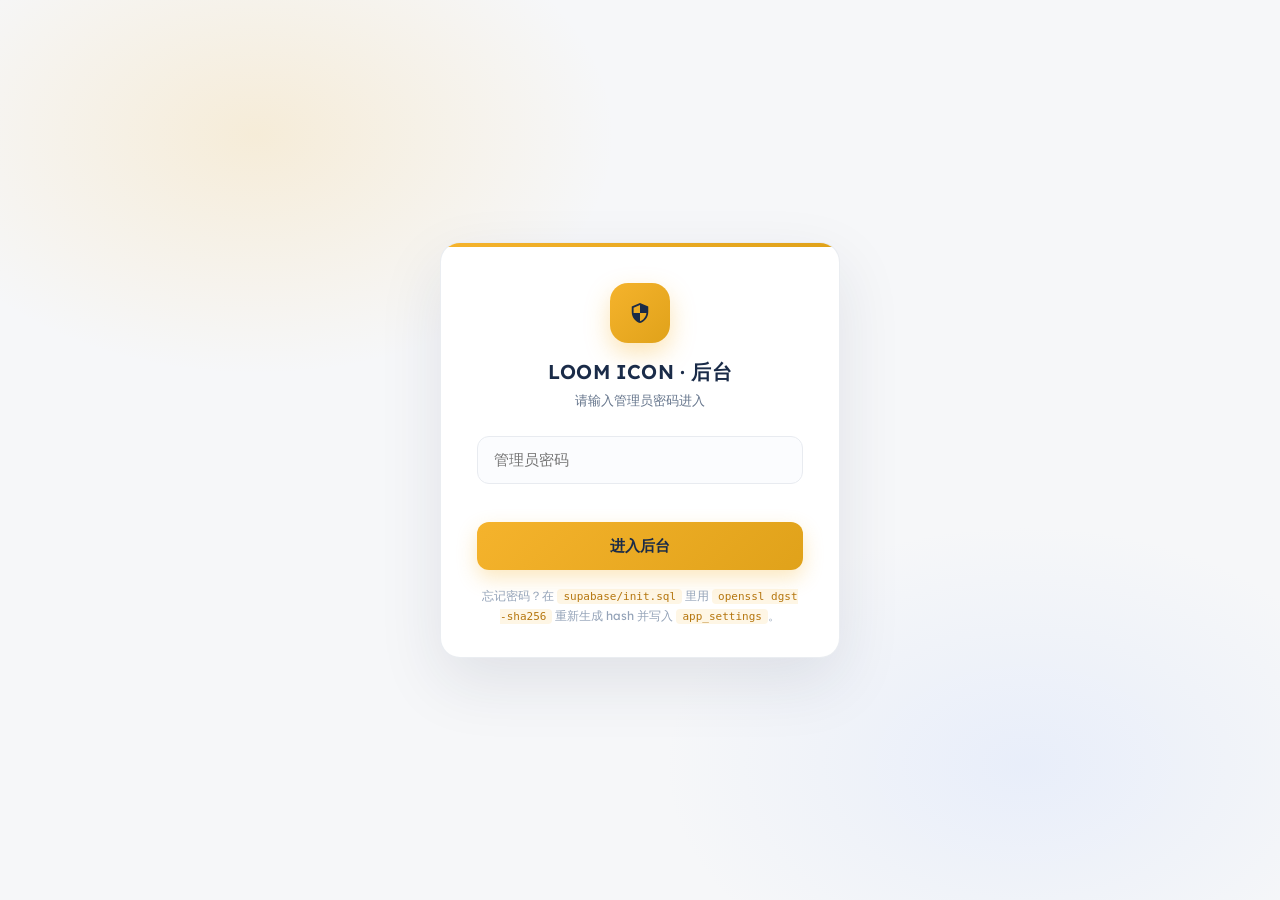
<file: admin.html>
<!DOCTYPE html>
<html lang="zh-CN">
<head>
<meta charset="UTF-8">
<meta name="viewport" content="width=device-width, initial-scale=1.0">
<title>LOOM ICON · 后台管理</title>

<link rel="icon" href="assets/favicon.png" sizes="32x32" type="image/png">
<link rel="stylesheet" href="https://cdn.jsdelivr.net/npm/font-awesome@4.7.0/css/font-awesome.min.css">
<link rel="preconnect" href="https://fonts.googleapis.com">
<link rel="preconnect" href="https://fonts.gstatic.com" crossorigin>
<link href="https://fonts.googleapis.com/css2?family=Lexend:wght@400;500;600&display=swap" rel="stylesheet">
<link rel="stylesheet" href="css/styles.css?v=20261015a">
<link rel="stylesheet" href="css/admin.css?v=20261015c">
<style>
  body.admin-page { padding: 0; }
</style>
</head>
<body class="admin-page">

<!-- ============== 登录遮罩 ============== -->
<div class="admin-login-mask" id="admin-login">
  <div class="admin-login-card">
    <div class="admin-login-header">
      <span class="admin-login-logo">
        <svg xmlns="http://www.w3.org/2000/svg" viewBox="0 0 24 24" width="22" height="22" fill="currentColor">
          <path d="M12 1L3 5v6c0 5.55 3.84 10.74 9 12 5.16-1.26 9-6.45 9-12V5l-9-4zm0 10.99h7c-.53 4.12-3.28 7.79-7 8.94V12H5V6.3l7-3.11v8.8z"></path>
        </svg>
      </span>
      <h2>LOOM ICON · 后台</h2>
      <p>请输入管理员密码进入</p>
    </div>
    <!-- 隐藏用户名占位：让 Chrome 把「管理员密码」存成独立的 admin 账户条目，
         避免和公开端解锁密码在同一个站点下互相覆盖（不能 display:none，否则浏览器会忽略） -->
    <input type="text" id="admin-username" value="admin"
           autocomplete="username" readonly tabindex="-1" aria-hidden="true"
           style="position:absolute;width:1px;height:1px;opacity:0;border:0;padding:0;pointer-events:none;">
    <input type="password" class="admin-login-input" id="admin-pwd" placeholder="管理员密码" autocomplete="current-password">
    <p class="admin-login-error" id="admin-pwd-error"></p>
    <button class="admin-login-btn" id="admin-pwd-submit">进入后台</button>
    <p class="admin-login-hint">忘记密码？在 <code>supabase/init.sql</code> 里用 <code>openssl dgst -sha256</code> 重新生成 hash 并写入 <code>app_settings</code>。</p>
  </div>
</div>

<!-- ============== 后台主框架 ============== -->
<div class="admin-shell" id="admin-shell" hidden>

  <!-- 顶部 -->
  <header class="admin-top">
    <div class="admin-top-left">
      <span class="admin-logo">
        <span class="admin-logo-chip">
          <svg xmlns="http://www.w3.org/2000/svg" viewBox="0 0 24 24" width="16" height="16" fill="currentColor">
            <path d="M12 1L3 5v6c0 5.55 3.84 10.74 9 12 5.16-1.26 9-6.45 9-12V5l-9-4z"></path>
          </svg>
        </span>
        LOOM ICON · 后台
      </span>
      <a class="admin-go-public" href="./index.html" target="_blank">
        <svg xmlns="http://www.w3.org/2000/svg" viewBox="0 0 24 24" width="14" height="14" fill="currentColor"><path d="M14 3v2h3.59l-9.83 9.83 1.41 1.41L19 6.41V10h2V3h-7zM19 19H5V5h7V3H5c-1.11 0-2 .9-2 2v14c0 1.1.89 2 2 2h14c1.1 0 2-.9 2-2v-7h-2v7z"></path></svg>
        打开公开站
      </a>
    </div>
    <div class="admin-top-right">
      <span class="admin-user" id="admin-user">管理员</span>
      <button class="admin-logout" id="admin-logout">退出</button>
    </div>
  </header>

  <div class="admin-body">
    <!-- 侧栏 -->
    <aside class="admin-side">
      <p class="admin-side-label">管理菜单</p>
      <nav class="admin-nav">
        <button class="admin-nav-item active" data-view="icons">
          <svg viewBox="0 0 24 24" width="16" height="16" fill="currentColor"><path d="M12 2C6.48 2 2 6.48 2 12s4.48 10 10 10 10-4.48 10-10S17.52 2 12 2zm-1 17.93c-3.94-.49-7-3.85-7-7.93 0-.62.08-1.21.21-1.79L9 15v1c0 1.1.9 2 2 2v1.93zm6.9-2.54c-.26-.81-1-1.39-1.9-1.39h-1v-3c0-.55-.45-1-1-1H8v-2h2c.55 0 1-.45 1-1V7h2c1.1 1.1 2 2 2 2v3h2c1.1 0 2 .9 2 2v2.93z"></path></svg>
          图标管理
        </button>
        <button class="admin-nav-item" data-view="categories">
          <svg viewBox="0 0 24 24" width="16" height="16" fill="currentColor"><path d="M10 4H4c-1.1 0-2 .9-2 2v12c0 1.1.9 2 2 2h16c1.1 0 2-.9 2-2V8c0-1.1-.9-2-2-2h-8l-2-2z"></path></svg>
          分类管理
        </button>
        <button class="admin-nav-item" data-view="upload">
          <svg viewBox="0 0 24 24" width="16" height="16" fill="currentColor"><path d="M9 16h6v-6h4l-7-7-7 7h4zm-4 2h14v2H5z"></path></svg>
          批量上传
        </button>
        <button class="admin-nav-item" data-view="import">
          <svg viewBox="0 0 24 24" width="16" height="16" fill="currentColor"><path d="M19 9h-4V3H5v1l7 3v6l-7 3v1h14z"></path></svg>
          数据导入
        </button>
        <button class="admin-nav-item" data-view="settings">
          <svg viewBox="0 0 24 24" width="16" height="16" fill="currentColor"><path d="M19.43 12.98c.04-.32.07-.64.07-.98 0-.34-.03-.66-.07-.98l2.11-1.65c.19-.15.24-.42.12-.64l-2-3.46c-.12-.22-.39-.3-.61-.22l-2.49 1c-.52-.4-1.08-.73-1.69-.98l-.38-2.65C14.46 2.18 14.25 2 14 2h-4c-.25 0-.46.18-.49.42l-.38 2.65c-.61.25-1.17.59-1.69.98l-2.49-1c-.23-.09-.49 0-.61.22l-2 3.46c-.13.22-.07.49.12.64l2.11 1.65c-.04.32-.07.65-.07.98 0 .33.03.66.07.98l-2.11 1.65c-.19.15-.24.42-.12.64l2 3.46c.12.22.39.3.61.22l2.49-1c.52.4 1.08.73 1.69.98l.38 2.65c.03.24.24.42.49.42h4c.25 0 .46-.18.49-.42l.38-2.65c.61-.25 1.17-.59 1.69-.98l2.49 1c.23.09.49 0 .61-.22l2-3.46c.12-.22.07-.49-.12-.64l-2.11-1.65zM12 15.5c-1.93 0-3.5-1.57-3.5-3.5s1.57-3.5 3.5-3.5 3.5 1.57 3.5 3.5-1.57 3.5-3.5 3.5z"></path></svg>
          设置
        </button>
      </nav>
    </aside>

    <!-- 主区域 -->
    <main class="admin-main">

      <!-- 图标管理 -->
      <section class="admin-view active" data-view="icons">
        <div class="admin-view-head">
          <div>
            <h1>图标管理</h1>
            <p>共 <span id="icons-total">0</span> 个图标 · 按分类分组，拖动卡片排序（序号自动生成）</p>
          </div>
          <div class="admin-view-tools">
            <select class="admin-select" id="icons-filter-cat">
              <option value="">全部分类</option>
            </select>
            <input type="text" class="admin-input admin-input-search" id="icons-filter-search" placeholder="搜索名称...">
            <button class="admin-btn admin-btn-primary" id="btn-add-icon">+ 新增图标</button>
          </div>
        </div>
        <div class="admin-card-grid" id="icons-grid"></div>
        <div class="admin-empty" id="icons-empty" hidden>暂无图标</div>
      </section>

      <!-- 分类管理 -->
      <section class="admin-view" data-view="categories">
        <div class="admin-view-head">
          <div>
            <h1>分类管理</h1>
            <p>共 <span id="cats-total">0</span> 个分类 · 上锁分类在公开端默认不可见</p>
          </div>
          <div class="admin-view-tools">
            <button class="admin-btn admin-btn-primary" id="btn-add-cat">+ 新增分类</button>
          </div>
        </div>
        <div class="admin-table-wrap">
          <table class="admin-table">
            <thead>
              <tr>
                <th>名称</th><th>Slug</th><th>图标数</th><th>排序</th><th>上锁</th><th>操作</th>
              </tr>
            </thead>
            <tbody id="cats-tbody"></tbody>
          </table>
        </div>
      </section>

      <!-- 批量上传 -->
      <section class="admin-view" data-view="upload">
        <div class="admin-view-head">
          <div>
            <h1>批量上传 SVG</h1>
            <p>支持拖拽 / 选择多个 .svg 文件，自动取文件名作为标题</p>
          </div>
        </div>
        <div class="admin-card">
          <div class="admin-upload-row">
            <label>目标分类</label>
            <select class="admin-select" id="upload-cat"></select>
          </div>
          <div class="admin-upload-drop" id="upload-drop">
            <input type="file" accept=".svg,image/svg+xml" multiple id="upload-files" hidden>
            <p class="admin-upload-hint">点击或拖拽 .svg 文件到此处</p>
            <p class="admin-upload-hint-sub">支持多选，文件名将作为标题（可后续编辑）</p>
          </div>
          <div class="admin-upload-list" id="upload-list"></div>
          <div class="admin-upload-actions">
            <button class="admin-btn admin-btn-primary" id="btn-upload-confirm" disabled>开始上传</button>
            <button class="admin-btn" id="btn-upload-clear">清空</button>
          </div>
          <div class="admin-upload-progress" id="upload-progress" hidden>
            <div class="admin-progress-bar"><div class="admin-progress-fill" id="upload-progress-fill"></div></div>
            <p id="upload-progress-text">0 / 0</p>
          </div>
        </div>
      </section>

      <!-- 数据导入 -->
      <section class="admin-view" data-view="import">
        <div class="admin-view-head">
          <div>
            <h1>数据导入</h1>
            <p>将本地的 icon-list.json 一次性导入到 Supabase（按分类名匹配，已存在同名分类会复用）</p>
          </div>
        </div>
        <div class="admin-card">
          <div class="admin-upload-drop" id="import-drop">
            <input type="file" accept=".json,application/json" id="import-file" hidden>
            <p class="admin-upload-hint">点击或拖拽 icon-list.json 到此处</p>
            <p class="admin-upload-hint-sub">导入前会自动匹配/创建分类</p>
          </div>
          <div class="admin-import-preview" id="import-preview"></div>
          <div class="admin-upload-actions">
            <button class="admin-btn admin-btn-primary" id="btn-import-confirm" disabled>开始导入</button>
            <button class="admin-btn" id="btn-import-clear">清空</button>
          </div>
          <div class="admin-upload-progress" id="import-progress" hidden>
            <div class="admin-progress-bar"><div class="admin-progress-fill" id="import-progress-fill"></div></div>
            <p id="import-progress-text">0 / 0</p>
          </div>
        </div>
      </section>

      <!-- 设置 -->
      <section class="admin-view" data-view="settings">
        <div class="admin-view-head">
          <div>
            <h1>设置</h1>
            <p>修改管理员密码 / 解锁密码</p>
          </div>
        </div>
        <div class="admin-settings-grid">
          <div class="admin-card admin-settings-card">
            <h3>后台管理员密码</h3>
            <p class="settings-desc">用于进入本后台（admin.html）</p>
            <input type="password" class="admin-input" id="new-admin-pwd" placeholder="新管理员密码" autocomplete="new-password" name="loomicon-new-admin-pwd">
            <button class="admin-btn admin-btn-primary" id="btn-change-admin">修改管理员密码</button>
          </div>
          <div class="admin-card admin-settings-card">
            <h3>公开端解锁密码</h3>
            <p class="settings-desc">用于公开站查看上锁分类（如 LOGO、OMC 表情）</p>
            <input type="password" class="admin-input" id="new-unlock-pwd" placeholder="新解锁密码" autocomplete="new-password" name="loomicon-new-unlock-pwd">
            <button class="admin-btn admin-btn-primary" id="btn-change-unlock">修改解锁密码</button>
          </div>
        </div>
      </section>

    </main>
  </div>
</div>

<!-- ============== 图标编辑/新增 弹窗 ============== -->
<div class="admin-modal" id="icon-modal" hidden>
  <div class="admin-modal-mask"></div>
  <div class="admin-modal-card">
    <button class="admin-modal-close" data-close="icon-modal">×</button>
    <h2 id="icon-modal-title">新增图标</h2>
    <div class="admin-form-row">
      <label>名称</label>
      <input type="text" class="admin-input" id="im-name" placeholder="图标名称（中文）">
    </div>
    <div class="admin-form-row">
      <label>分类</label>
      <select class="admin-select" id="im-cat"></select>
    </div>
    <div class="admin-form-row">
      <label>SVG 文件</label>
      <div class="admin-upload-drop admin-drop-sm" id="im-drop">
        <input type="file" accept=".svg,image/svg+xml" id="im-file" hidden>
        <p class="admin-upload-hint" id="im-drop-hint">点击或拖拽 .svg 文件到此处</p>
        <p class="admin-upload-hint-sub" id="im-drop-sub">文件名会自动填入上方名称</p>
      </div>
    </div>
    <div class="admin-form-row">
      <label>预览</label>
      <div class="admin-preview-box" id="im-preview"></div>
    </div>
    <div class="admin-form-row" id="im-colors-row">
      <label>颜色版本（公开端只能在这些颜色之间切换）</label>
      <div class="admin-color-list" id="im-colors"></div>
      <div class="admin-color-add">
        <input type="text" class="admin-input" id="imc-name" placeholder="颜色名，如「黑色」">
        <div class="admin-upload-drop admin-drop-sm" id="imc-drop">
          <input type="file" accept=".svg,image/svg+xml" id="imc-file" hidden>
          <p class="admin-upload-hint" id="imc-drop-hint">点击或拖拽该颜色的 .svg 文件</p>
        </div>
        <button class="admin-btn" id="imc-add">添加颜色</button>
      </div>
      <p class="admin-color-status" id="imc-status"></p>
      <p class="admin-field-tip">不添加颜色 = 该图标只有默认样式。上方「SVG 文件」会自动成为第一个颜色（默认），可直接改名，无需重复上传。</p>
    </div>
    <div class="admin-form-actions">
      <button class="admin-btn" data-close="icon-modal">取消</button>
      <button class="admin-btn admin-btn-primary" id="im-save">保存</button>
    </div>
  </div>
</div>

<!-- ============== 分类编辑/新增 弹窗 ============== -->
<div class="admin-modal" id="cat-modal" hidden>
  <div class="admin-modal-mask"></div>
  <div class="admin-modal-card">
    <button class="admin-modal-close" data-close="cat-modal">×</button>
    <h2 id="cat-modal-title">新增分类</h2>
    <div class="admin-form-row">
      <label>分类名</label>
      <input type="text" class="admin-input" id="cm-name" placeholder="分类显示名">
    </div>
    <div class="admin-form-row">
      <label>Slug（用于程序标识，只能英文/数字/-）</label>
      <input type="text" class="admin-input" id="cm-slug" placeholder="english-slug">
    </div>
    <div class="admin-form-row">
      <label>排序</label>
      <input type="number" class="admin-input" id="cm-order" value="0">
    </div>
    <div class="admin-form-row">
      <label class="admin-toggle-label">
        <input type="checkbox" id="cm-locked">
        <span>上锁（公开端默认不可见）</span>
      </label>
    </div>
    <div class="admin-form-actions">
      <button class="admin-btn" data-close="cat-modal">取消</button>
      <button class="admin-btn admin-btn-primary" id="cm-save">保存</button>
    </div>
  </div>
</div>

<!-- Toast -->
<div class="admin-toast-host" id="admin-toast-host"></div>

<script src="js/config.js?v=20261015a"></script>
<script src="js/supabase.js?v=20261015a"></script>
<script src="js/admin.js?v=20261015a"></script>
</body>
</html>
</file>
<file: css/styles.css>
/* 基础重置 - 精简版 */
* {
  margin: 0;
  padding: 0;
  box-sizing: border-box;
}

body {
  font-family: sans-serif;
  background-color: #fff;
  /* 通透渐变画布：顶部暖奶油 → 浅蓝灰 → 纯白，增加中间过渡色让分界更柔和 */
  background-image: linear-gradient(180deg,
    #fdf6e8 0%,
    #f9f1e3 100px,
    #f3eef3 260px,
    #eef1f9 520px,
    #f4f6fa 800px,
    #ffffff calc(100% - 40px));
  background-repeat: no-repeat;
  min-height: 1024px;
  scroll-behavior: smooth;
  scroll-padding-top: 80px;
}

/* 头部核心样式 */
header {
  /* 顶部 bar 去掉独立背景，和下方渐变画布自然融为一体 */
  background-color: transparent !important;
  padding: 1rem 2rem;
  width: 100%;
}

.header-container {
  max-width: 1560px;
  margin: 0 auto;
  display: flex;
  align-items: center;
  justify-content: space-between;
  padding: 0 160px;
  width: 100%;
}

/* Logo样式 - 仅保留必要!important */
.logo {
  font-size: 0.75rem;
  color: #1a2b48;
  font-family: 'Lexend', sans-serif;
  font-weight: 300;
  letter-spacing: 1px;
  text-transform: uppercase;
  margin-left: 0;
  background: url(../assets/logo.svg) left center no-repeat;
  background-size: 24px 24px !important;
  padding-left: 34px;
  height: 40px;
  line-height: 40px;
  display: inline-block;
  background-color: transparent;
}

/* 头部右侧按钮容器 - GitHub+锁按钮 */
.header-right {
  display: flex;
  align-items: center;
  padding: 0;
  margin-right: 0;
  gap: 8px;
}

/* GitHub按钮 - 无冗余!important */
.github-btn {
  display: inline-flex;
  align-items: center;
  justify-content: center;
  width: 36px;
  height: 36px;
  border-radius: 8px;
  color: #333;
  text-decoration: none;
  transition: background-color 0.2s ease;
  background-color: transparent;
  margin-right: 0;
  padding: 4px;
}

.github-btn:hover {
  background-color: #e1e6f0;
  color: #000;
}

.github-logo {
  display: flex;
  align-items: center;
  justify-content: center;
  width: 100%;
  height: 100%;
}

.github-logo svg {
  display: block;
  flex-shrink: 0;
  width: 18px;
  height: 18px;
}

/* 锁按钮 - 与GitHub按钮统一 */
.auth-btn {
  display: inline-flex;
  align-items: center;
  justify-content: center;
  width: 36px;
  height: 36px;
  border-radius: 8px;
  color: inherit;
  background-color: transparent;
  border: none;
  cursor: pointer;
  transition: background-color 0.2s ease;
  padding: 4px;
}

.auth-btn svg {
  display: block;
  flex-shrink: 0;
  width: 20px;
  height: 20px;
}

.auth-btn:hover {
  background-color: #e1e6f0;
}

/* 管理员后台入口按钮（和 GitHub / 锁按钮同风格） */
.admin-btn {
  display: inline-flex;
  align-items: center;
  justify-content: center;
  width: 36px;
  height: 36px;
  border-radius: 8px;
  color: inherit;
  background-color: transparent;
  text-decoration: none;
  cursor: pointer;
  transition: background-color 0.2s ease;
  padding: 4px;
}
.admin-btn svg {
  display: block;
  flex-shrink: 0;
  width: 20px;
  height: 20px;
}
.admin-btn:hover {
  background-color: #e1e6f0;
}

/* 深色模式适配 - 头部按钮 */
@media (prefers-color-scheme: dark) {
  .github-btn, .auth-btn, .admin-btn {
    color: #fff;
  }
  .github-btn:hover, .auth-btn:hover, .admin-btn:hover {
    background-color: #444;
  }
}

.all-icons-btn, .collect-btn {
  display: none;
}

/* 标题横幅 - 精简冗余!important */
.title-banner {
  display: flex;
  align-items: center;
  justify-content: center;
  margin-bottom: 16px;
  position: relative;
}

.banner-right-wrap {
  background-color: rgba(255, 255, 255, 0.55);
  backdrop-filter: blur(12px) saturate(1.5);
  -webkit-backdrop-filter: blur(12px) saturate(1.5);
  border: 1px solid rgba(255, 255, 255, 0.7);
  box-shadow: 0 6px 20px rgba(245, 179, 44, 0.08);
  border-radius: 9999px;
  display: inline-flex;
  align-items: center;
  height: 36px;
  padding-right: 20px;
  position: relative;
  width: fit-content;
}

.banner-left {
  background-color: #000;
  color: #F5B32C;
  font-size: 14px;
  font-weight: 500;
  padding: 0 12px;
  line-height: 28px;
  border-radius: 9999px;
  letter-spacing: 1px;
  font-family: 'Lexend', sans-serif;
  text-transform: uppercase;
  position: absolute;
  left: 4px;
  top: 4px;
  bottom: 4px;
  margin: auto 0;
  height: 28px;
}

.banner-right {
  color: #64748b;
  font-size: 13px;
  font-weight: 400;
  font-family: 'Lexend', sans-serif;
  text-transform: uppercase;
  padding-left: calc(80px + 4px + 16px);
  white-space: nowrap;
  line-height: 40px;
}

/* Hero区域 - 精简版 */
.hero {
  background-color: transparent;
  padding: 6rem 2rem 8rem;
  text-align: center;
  position: relative;
  min-height: 320px;
  overflow: hidden;
}

/* 通透氛围光斑：暖黄(左) + 淡蓝(右)，营造柔和呼吸感 */
.hero::before,
.hero::after {
  content: "";
  position: absolute;
  border-radius: 50%;
  pointer-events: none;
  z-index: 0;
  filter: blur(60px);
}
.hero::before {
  width: 680px;
  height: 680px;
  top: -240px;
  left: -160px;
  background: radial-gradient(circle, rgba(245, 179, 44, 0.24) 0%, rgba(245, 179, 44, 0.08) 30%, rgba(245, 179, 44, 0.02) 55%, transparent 80%);
}
.hero::after {
  width: 720px;
  height: 720px;
  bottom: -320px;
  right: -200px;
  background: radial-gradient(circle, rgba(148, 182, 255, 0.22) 0%, rgba(148, 182, 255, 0.07) 30%, rgba(148, 182, 255, 0.02) 55%, transparent 80%);
}

.hero > * {
  position: relative;
  z-index: 1;
  margin-top: 0;
  margin-bottom: 1.5rem;
}

.hero h1 {
  font-size: 2.5rem;
  color: #111827;
  margin-bottom: 1.5rem;
  font-family: 'Lexend', sans-serif;
  font-weight: 500;
  letter-spacing: 1px;
  text-transform: uppercase;
}

.hero p {
  font-size: 1rem;
  color: #64748b;
  max-width: 800px;
  margin: 0 auto 2rem;
  line-height: 1.6;
}

.features {
  display: flex;
  justify-content: center;
  gap: 3rem;
  flex-wrap: wrap;
  margin-bottom: 0;
}

.feature-item {
  display: flex;
  align-items: center;
  gap: 0.8rem;
  color: #374151;
  font-size: 1rem;
}

.feature-item svg {
  color: #F5B32C;
  width: 24px;
  height: 24px;
}

/* 搜索区域 - 保留核心粘性，精简冗余!important */
.search-section {
  max-width: 1560px;
  margin: -2rem auto 4rem;
  padding: 0 160px;
  position: sticky;
  top: 24px;
  z-index: 999;
  width: 100%;
  min-height: 72px;
  transform: translateZ(0);
}

.search-container {
  display: flex;
  align-items: center;
  /* 通透玻璃：更透的底 + 更强的模糊饱和度，悬浮时隐约透出下层渐变 */
  background: rgba(255, 255, 255, 0.62);
  backdrop-filter: blur(18px) saturate(1.6);
  -webkit-backdrop-filter: blur(18px) saturate(1.6);
  border-radius: 16px;
  box-shadow: 0 4px 16px rgba(31, 38, 60, 0.04), 0 16px 44px rgba(31, 38, 60, 0.07);
  width: 100%;
  height: 72px;
  position: relative;
  border: 1px solid rgba(255, 255, 255, 0.85);
  padding: 0;
}

.custom-select-wrapper {
  position: relative;
  width: 180px;
  height: 100%;
  padding: 0 16px;
  border-right: 1px solid rgba(229, 231, 235, 0.5);
  z-index: 100;
  background: transparent;
  border-top-left-radius: 16px;
  border-bottom-left-radius: 16px;
}

.custom-select-btn {
  display: flex;
  align-items: center;
  justify-content: space-between;
  width: 100%;
  height: 100%;
  cursor: pointer;
  color: #374151;
  font-size: 16px;
  background: transparent;
  border: none;
  outline: none;
}

.select-icon {
  width: 24px;
  height: 24px;
  color: #64748b;
  flex-shrink: 0;
  transition: transform 0.2s ease;
}

.custom-select-wrapper.open .select-icon {
  transform: rotate(180deg);
}

.custom-select-list {
  /* 移出 search-container 后由 JS 根据按钮位置动态定位 */
  position: absolute;
  top: 0;
  left: 0;
  width: 180px;
  /* 降低不透明度，让 backdrop-filter 的毛玻璃感真正可见 */
  background: rgba(255, 255, 255, 0.48);
  backdrop-filter: blur(26px) saturate(1.8);
  -webkit-backdrop-filter: blur(26px) saturate(1.8);
  border-radius: 16px;
  border: 1px solid rgba(255, 255, 255, 0.8);
  box-shadow: 0 20px 50px rgba(31, 38, 60, 0.12);
  z-index: 9999;
  height: 0;
  overflow: hidden;
  opacity: 0;
  pointer-events: none;
  transform: translateY(-8px);
  transition: height 0.2s ease, opacity 0.2s ease, transform 0.2s ease;
  padding: 4px 0;
}

.custom-select-list.open {
  height: auto;
  opacity: 1;
  pointer-events: auto;
  overflow-y: auto;
  transform: translateY(0);
}

/* 下拉选项 - 精简版 */
.select-option {
  padding: 0 16px;
  height: 72px;
  line-height: 72px;
  cursor: pointer;
  color: #374151;
  font-size: 15px;
  opacity: 0;
  transform: translateY(10px);
  transition: all 0.2s ease;
  border-radius: 8px;
  margin: 4px 8px;
  background: transparent;
  display: flex;
  align-items: center;
  gap: 8px;
}

.option-icon {
  display: none;
  width: 18px;
  height: 18px;
  flex-shrink: 0;
  color: #374151;
}

.option-text {
  display: inline-block;
}

.custom-select-list.open .select-option {
  opacity: 1;
  transform: translateY(0);
}

.select-option:hover {
  background-color: rgba(243, 244, 246, 0.6);
  color: #F5B32C;
}

.select-option:hover .option-icon {
  color: #F5B32C;
}

.select-option.active {
  color: #F5B32C;
  font-weight: 500;
}

.select-option.active .option-icon {
  color: #F5B32C;
}

/* 搜索输入框 - 精简版 */
.search-input {
  flex: 1;
  padding: 0 20px;
  border: none;
  outline: none;
  font-size: 16px;
  color: #333;
  height: 100%;
  background: transparent;
  order: 1;
}

input[type="text"] {
  -webkit-appearance: none;
  appearance: none;
}

.search-input::placeholder {
  color: #bcc1cc;
  opacity: 1;
}

.search-icon-wrap {
  display: flex;
  align-items: center;
}

.search-icon {
  display: flex;
  align-items: center;
  justify-content: center;
  width: 24px;
  height: 24px;
  margin: 0 24px;
  cursor: pointer;
  transition: all 0.2s ease;
}

.search-icon svg {
  width: 100%;
  height: 100%;
  display: block;
}

.search-input:focus ~ .search-icon-wrap .search-icon svg path,
.search-input:not(:placeholder-shown) ~ .search-icon-wrap .search-icon svg path {
  fill: #F5B32C;
}

/* 图标网格区域 - 精简版 */
.icon-grid-section {
  max-width: 1560px;
  margin: 0 auto;
  padding: 0 160px 4rem;
  width: 100%;
}

.icons-inner-container {
  width: 100%;
  padding: 0 20px;
  margin: 0 auto;
}

.category-wrapper {
  width: 100%;
  max-width: 1200px;
  margin: 0 auto;
  position: relative;
}

.category-title {
  font-size: 1rem;
  color: #111827;
  font-weight: 600;
  margin: 2rem 0 1.5rem 0;
  text-align: left;
  width: 100%;
}

/* 图标网格 - 核心样式保留 */
.icon-grid {
  display: grid;
  grid-template-columns: repeat(auto-fill, minmax(150px, 1fr));
  gap: 2rem;
  width: 100%;
  max-width: 1200px;
  margin: 0 auto;
}

.icon-card {
  width: 150px;
  height: 150px;
  display: flex;
  flex-direction: column;
  align-items: center;
  justify-content: center;
  background: rgba(255, 255, 255, 0.55);
  backdrop-filter: blur(10px) saturate(1.4);
  -webkit-backdrop-filter: blur(10px) saturate(1.4);
  border: 1px solid rgba(245, 179, 44, 0.12);
  border-radius: 0.8rem;
  position: relative;
  transition: all 0.4s ease;
  overflow: hidden;
  margin: 0;
  padding: 10px 0;
}

.icon-card:hover {
  border-color: rgba(245, 179, 44, 0.5);
  transform: scale(1.2);
  box-shadow: 0 18px 40px rgba(31, 38, 60, 0.09), 0 2px 10px rgba(31, 38, 60, 0.05);
  background: rgba(255, 255, 255, 0.85);
  z-index: 10;
}

.icon-svg {
  width: 32px;
  height: 32px;
  margin-bottom: 12px;
  display: flex;
  align-items: center;
  justify-content: center;
  overflow: hidden;
  transition: transform 0.4s ease;
  transform-origin: center;
}

.icon-svg svg {
  width: 100%;
  height: 100%;
  object-fit: contain;
}

.icon-card:hover .icon-svg {
  transform: scale(1.3);
}

.icon-name {
  font-size: 14px;
  color: #afb7c7;
  transform: translateY(10px);
  transition: all 0.4s ease-out;
  position: relative;
  white-space: nowrap;
  opacity: 1;
}

.icon-card:hover .icon-name {
  transform: translateY(-5px);
  opacity: 0;
}

.icon-actions {
  position: absolute;
  bottom: -20px;
  display: flex;
  gap: 0.5rem;
  opacity: 0;
  transition: all 0.3s ease;
  z-index: 2;
}

.icon-card:hover .icon-actions {
  bottom: 12px;
  opacity: 1;
}

/* 图标操作按钮 - 精简版 */
.icon-btn {
  width: 36px;
  height: 36px;
  border-radius: 0.6rem;
  display: flex;
  align-items: center;
  justify-content: center;
  border: none;
  cursor: pointer;
  transition: all 0.3s cubic-bezier(0.4, 0, 0.2, 1);
  position: relative;
  overflow: hidden;
  margin: 0 2px;
  transform-origin: center;
}

.icon-card:hover .icon-btn {
  transform: scale(0.8);
}

.download-btn {
  background-color: #F5B32C;
  color: #000;
}

.download-btn:hover {
  background-color: #e0a21a;
}

.copy-btn {
  background-color: #e5e7eb;
  color: #374151;
}

.copy-btn:hover {
  background-color: #d1d5db;
}

.icon-btn svg {
  width: 18px;
  height: 18px;
}

/* 空状态 */
.empty-state {
  text-align: center;
  padding: 2rem;
  color: #64748b;
  font-size: 1.1rem;
  background: rgba(255, 255, 255, 0.8);
  border-radius: 16px;
  margin: 2rem auto;
  max-width: 1200px;
}

/* 页脚 - 精简版 */
footer {
  background-color: transparent;
  border-top: 1px solid rgba(226, 232, 240, 0.6);
  padding: 2rem;
  text-align: center;
  color: #94a3b8;
  font-size: 0.875rem;
}

footer .admin-entry-link {
  color: #94a3b8;
  text-decoration: none;
  border-bottom: 1px dotted rgba(245, 179, 44, 0.4);
  transition: color 0.15s ease;
}
footer .admin-entry-link:hover {
  color: #F5B32C;
}

/* 导航链接 - 精简版 */
.nav-links {
  display: none;
  gap: 2rem;
}

.nav-links a {
  color: #64748b;
  text-decoration: none;
}

.nav-links a:hover {
  color: #F5B32C;
}

@media (min-width: 768px) {
  .nav-links {
    display: flex;
  }
}

/* 密码验证弹窗 - 核心优化：高权重选择器，无冗余!important */
.auth-modal {
  position: fixed;
  top: 0;
  left: 0;
  width: 100vw;
  height: 100vh;
  z-index: 99999;
  display: none;
  box-sizing: border-box;
  overflow: hidden;
}

.auth-modal-mask {
  position: absolute;
  top: 0;
  left: 0;
  width: 100%;
  height: 100%;
  background: rgba(0, 0, 0, 0.5);
  z-index: 1;
  opacity: 0;
  transition: opacity 0.3s ease-out;
}

/* 弹窗头部 - 标题+关闭按钮对齐 */
.auth-header {
  display: flex;
  align-items: center;
  justify-content: space-between;
  width: 100%;
  margin-bottom: 16px;
}

.auth-modal-content {
  position: absolute;
  top: 50%;
  left: 50%;
  z-index: 2;
  width: 100%;
  max-width: 380px;
  background: #fff !important;
  border: 1px solid #e5e7eb;
  border-radius: 12px;
  padding: 24px 24px 30px;
  box-sizing: border-box;
  box-shadow: 0 8px 24px rgba(0, 0, 0, 0.08);
  opacity: 0;
  transform: translate(-50%, -60%) scale(0.98);
  transition: all 0.3s ease-out;
}

/* 弹窗动画触发 */
.auth-modal.show .auth-modal-mask {
  opacity: 0.5;
}

.auth-modal.show .auth-modal-content {
  opacity: 1;
  transform: translate(-50%, -50%) scale(1);
}

/* 关闭按钮 - 液态玻璃轻样式 */
.auth-close-btn {
  width: 36px;
  height: 36px;
  border: none;
  background: #f2f4f9;
  color: #64748b;
  font-size: 24px;
  cursor: pointer;
  display: flex;
  align-items: center;
  justify-content: center;
  padding: 0;
  border-radius: 50%;
  transition: all 0.2s ease;
}

.auth-close-btn:hover {
  color: #F5B32C;
  background: #f6f7fd;
}

/* 弹窗标题 - 加粗 */
.auth-title {
  font-size: 18px;
  color: #1a2b48;
  margin: 0;
  font-weight: 600;
  font-family: 'Lexend', sans-serif;
  letter-spacing: 1px;
}

/* 弹窗输入框 - 核心：默认聚焦占位符浅灰 + 密码圆点黑色 + 无框 */
.auth-modal-content .auth-input {
  width: 100%;
  height: 44px;
  border: none;
  outline: none;
  box-shadow: none;
  border-radius: 8px;
  padding: 0 16px;
  font-size: 16px;
  color: #000 !important; /* 强制密码圆点为黑色 */
  margin-bottom: 8px;
  background: #f2f4f9;
  -webkit-appearance: none;
  appearance: none;
  /* 密码框专属：固定掩码样式，继承黑色 */
  -webkit-text-security: disc;
  text-security: disc;
}

/* 终极修复：弹窗输入框 所有状态占位符强制浅灰#9ca3af，聚焦永不黑！全浏览器适配 */
/* 核心：1. 隔离输入框color继承 2. 破解webkit内核聚焦样式锁 3. 全内核前缀 4. 最高权重 */
.auth-modal-content .auth-input {
  /* 新增：占位符文字独立颜色，不继承输入框的#000（密码圆点） */
  --placeholder-color: #9ca3af !important;
}

/* 标准+全内核占位符：默认状态 */
.auth-modal-content .auth-input::placeholder,
.auth-modal-content .auth-input::-webkit-input-placeholder,
.auth-modal-content .auth-input::-moz-placeholder,
.auth-modal-content .auth-input:-ms-input-placeholder,
.auth-modal-content .auth-input:-moz-placeholder {
  color: var(--placeholder-color) !important; /* 用变量隔离，防止继承 */
  opacity: 1 !important;                      /* 强制不透明，浏览器默认会降透明度 */
  font-size: 16px !important;
  font-weight: 400 !important;
  pointer-events: none !important;            /* 彻底阻止浏览器修改占位符样式 */
  transition: all 0.2s ease !important;
}

/* 核心破解：webkit/Chrome/Edge 聚焦状态占位符（专属伪类，普通focus压不住） */
.auth-modal-content .auth-input:focus::-webkit-input-placeholder {
  color: var(--placeholder-color) !important;
  opacity: 0.8 !important; /* 聚焦时轻微降一点透明度，更美观，不想降就设1 */
}

/* 标准+Firefox/IE 聚焦状态占位符 */
.auth-modal-content .auth-input:focus::placeholder,
.auth-modal-content .auth-input:focus::-moz-placeholder,
.auth-modal-content .auth-input:focus:-ms-input-placeholder,
.auth-modal-content .auth-input:focus:-moz-placeholder {
  color: var(--placeholder-color) !important;
  opacity: 0.8 !important;
}

/* 兜底：输入框有内容时隐藏占位符，防止异常显示 */
.auth-modal-content .auth-input:not(:focus):not(:placeholder-shown)::placeholder {
  opacity: 0 !important;
}

/* 弹窗错误提示 */
.auth-error {
  color: #dc3545;
  font-size: 14px;
  margin: 0 0 16px 0;
  height: 16px;
  line-height: 16px;
  text-align: center;
}

/* 7天免密 */
.auth-remember {
  display: flex;
  align-items: center;
  color: #64748b;
  font-size: 14px;
  margin-bottom: 16px;
  cursor: pointer;
}

.auth-remember input {
  margin-right: 8px;
  width: 16px;
  height: 16px;
  cursor: pointer;
  accent-color: #F5B32C;
}

/* 验证按钮：黄底黑字 + 鼠标跟随【纯正圆】扩散动画（hover→黑底黄字）最终版 */
.auth-modal-content .auth-submit-btn {
  width: 100%;
  height: 48px;
  background: #F5B32C; /* 初始黄底 */
  color: #000; /* 初始黑字 */
  border: none;
  border-radius: 10px;
  font-size: 16px;
  font-weight: 600;
  cursor: pointer;
  font-family: 'Lexend', sans-serif;
  letter-spacing: 1px;
  box-shadow: 0 4px 12px rgba(245, 179, 44, 0.2), inset 0 1px 0 rgba(255, 255, 255, 0.6);
  user-select: none;
  position: relative; /* 伪元素定位用 */
  overflow: hidden; /* 隐藏扩散超出部分 */
  z-index: 1;
  --x: 50%; /* 鼠标X坐标（JS赋值） */
  --y: 50%; /* 鼠标Y坐标（JS赋值） */
  /* 文字/位移/阴影过渡，与扩散动画同步 */
  transition: color 0.9s ease, transform 0.4s ease, box-shadow 0.4s ease;
}

/* 扩散层：伪元素实现【纯正圆】核心：固定直径，基于对角线计算，永不拉伸 */
.auth-modal-content .auth-submit-btn::before {
  content: '';
  position: absolute;
  top: var(--y);
  left: var(--x);
  width: 0;
  height: 0;
  background: #000; /* 扩散黑色正圆 */
  border-radius: 50%; /* 强制正圆，关键属性 */
  z-index: -1;
  /* 核心：精准过渡宽高，动画丝滑，与文字变色同步 */
  transition: width 0.4s cubic-bezier(0.3, 0, 0.2, 1), height 0.4s cubic-bezier(0.3, 0, 0.2, 1);
  transform: translate(-50%, -50%); /* 让正圆严格以鼠标落点为中心，不偏移 */
  will-change: width, height; /* 新增这1行，保证移出动画丝滑 */
}

/* hover状态：文字变黄 + 保留上移/阴影加深 */
.auth-modal-content .auth-submit-btn:hover {
  color: #F5B32C; /* 文字变黄 */
  transform: translateY(-1px);
  box-shadow: 0 6px 16px rgba(245, 179, 44, 0.3), inset 0 1px 0 rgba(255, 255, 255, 0.7);
}
/* 核心修复：hover时扩散层设【固定大直径正圆】，覆盖整个矩形按钮，永不椭圆 */
.auth-modal-content .auth-submit-btn:hover::before {
  width: 600px; /* 固定正圆直径，足够覆盖按钮（适配弹窗380px宽度） */
  height: 600px; /* 宽高相等 = 纯正圆，关键！ */
}

/* 点击active状态：复位所有效果，正圆收缩消失 */
.auth-modal-content .auth-submit-btn:active {
  transform: translateY(0);
  color: #000; /* 点击文字临时回黑 */
  box-shadow: 0 2px 8px rgba(245, 179, 44, 0.2), inset 0 1px 0 rgba(255, 255, 255, 0.5);
}
.auth-modal-content .auth-submit-btn:active::before {
  width: 0;
  height: 0; /* 点击正圆瞬间收缩 */
}

/* 手机端适配：按钮高度变44px，正圆动画同步，无需改直径（400px足够覆盖） */
@media (max-width: 768px) {
  .auth-modal-content .auth-submit-btn {
    height: 44px;
  }
}

/* 授权后显示LOGO/OMC表情分类（修正：OMC→OMC表情，匹配Python生成的分类名） */
.select-option[data-cat="LOGO"],
.select-option[data-cat="OMC表情"], /* 修正1 */
[data-cat="LOGO"],
[data-cat="OMC表情"] { /* 修正2 */
  display: none;
}

body.auth-ok .select-option[data-cat="LOGO"],
body.auth-ok .select-option[data-cat="OMC表情"], /* 修正3 */
body.auth-ok [data-cat="LOGO"],
body.auth-ok [data-cat="OMC表情"] { /* 修正4 */
  display: block;
}

/* 手机端适配 - 全精简版，保留核心效果 */
@media (max-width: 768px) {
  /* 头部 */
  header {
    padding: 0.8rem 1rem;
  }
  .header-container {
    padding: 0 20px;
  }
  .logo {
    font-size: 0.6rem;
    padding-left: 34px;
  }
  .nav-links {
    gap: 1rem;
  }
  .auth-btn {
    padding: 2px;
  }

  /* 标题横幅：不用 scale hack，让胶囊按内容自适应宽并居中，避免文字被裁 */
  .title-banner {
    width: 100%;
    margin: 0 auto 16px;
    overflow: visible;
    position: relative;
  }
  .banner-right-wrap {
    height: 32px;
    width: max-content;
    max-width: 100%;
    margin: 0 auto;
    padding-right: 14px;
  }
  .banner-left {
    font-size: 11px;
    padding: 0 10px;
    height: 24px;
    line-height: 24px;
    left: 4px;
    top: 4px;
    bottom: 4px;
    white-space: nowrap;
    z-index: 2;
  }
  .banner-right {
    font-size: 11px;
    line-height: 32px;
    padding-left: 88px;
    white-space: nowrap;
    overflow: visible;
    text-overflow: clip;
    width: auto;
  }
  .title-banner svg, .title-banner i {
    width: 18px;
    height: 18px;
    margin-right: 4px;
  }

  /* Hero */
  .hero {
    padding: 3rem 1rem 4rem;
    min-height: 240px;
  }
  .hero h1 {
    font-size: 1.8rem;
    margin-bottom: 1rem;
  }
  .hero p {
    font-size: 0.9rem;
    max-width: 100%;
    padding: 0 1rem;
    margin-bottom: 1.5rem;
  }
  /* 特性：三个强制一排，缩小字号与间距 */
  .features {
    gap: 0.9rem;
    padding: 0 1rem;
    flex-wrap: nowrap;
  }
  .feature-item {
    font-size: 12px;
    gap: 5px;
    white-space: nowrap;
    flex-shrink: 0;
  }
  .feature-item svg {
    width: 16px;
    height: 16px;
    flex-shrink: 0;
  }

  /* 搜索区域 */
  .search-section {
    padding: 0 20px;
    margin: -1.5rem auto 2rem;
    top: 12px;
  }
  .search-container {
    height: 56px;
    justify-content: flex-start;
  }
  /* 手机端保留分类选择器：压缩宽度塞进搜索框左侧 */
  .custom-select-wrapper {
    display: block;
    width: 106px;
    min-width: 106px;
    padding: 0 10px;
    flex-shrink: 0;
  }
  .custom-select-btn {
    font-size: 13px;
    gap: 4px;
  }
  .custom-select-btn .select-icon {
    width: 18px;
    height: 18px;
    flex-shrink: 0;
  }
  .selected-text {
    overflow: hidden;
    text-overflow: ellipsis;
    white-space: nowrap;
  }
  .search-input {
    flex: 1;
    width: auto;
    min-width: 0;
    font-size: 14px;
    padding: 0 12px;
  }
  .search-icon {
    margin: 0 12px;
    width: 20px;
    height: 20px;
  }
  .select-option {
    height: 48px;
    line-height: 48px;
    font-size: 13px;
  }
  /* 下拉列表：不受 JS 内联 width 限制过窄，保证文字完整；底色加实防透字 */
  .custom-select-list {
    min-width: 160px;
    background: rgba(255, 255, 255, 0.94);
    backdrop-filter: blur(26px) saturate(1.8);
    -webkit-backdrop-filter: blur(26px) saturate(1.8);
  }
  .select-option[data-cat="全部图标"] .option-icon {
    display: block;
  }
  .select-option[data-cat="全部图标"] .option-text {
    display: none;
  }

  /* 图标网格 */
  .icon-grid-section {
    padding: 0 8px 2rem;
  }
  .icons-inner-container {
    max-width: 100%;
  }
  .category-title {
    font-size: 0.9rem;
    margin: 1.5rem 0 1rem 0;
    padding-left: 10px;
  }
  .icon-grid {
    grid-template-columns: repeat(3, 1fr);
    gap: 10px;
    padding: 0 4px;
  }
  .icon-card {
    aspect-ratio: 1/1;
    width: 100%;
    max-width: 96px;
    height: auto;
    padding: 8px 0;
    margin: 0 auto;
  }
  .icon-svg {
    width: 26px;
    height: 26px;
    margin-bottom: 6px;
  }
  .icon-name {
    font-size: 11px;
    max-width: 70px;
    overflow: hidden;
    text-overflow: ellipsis;
  }
  .icon-actions {
    bottom: -12px;
  }
  .icon-card:hover .icon-actions {
    bottom: 6px;
  }
  .icon-btn {
    width: 28px;
    height: 28px;
  }
  .icon-btn svg {
    width: 14px;
    height: 14px;
  }

  /* 空状态 */
  .empty-state {
    padding: 1.5rem 1rem;
    font-size: 1rem;
  }

  /* 页脚 */
  footer {
    padding: 1.5rem 1rem;
    font-size: 0.8rem;
  }

  /* 弹窗 */
  .auth-modal-content {
    transform: translate(-50%, -50%);
    max-width: none;
    margin: 0 20px;
    padding: 20px 20px 24px;
  }
  .auth-close-btn {
    width: 32px;
    height: 32px;
    font-size: 22px;
  }
  .auth-submit-btn {
    height: 44px;
  }
}

/* 👇 新增：7天无需重复验证 - SVG复选框样式 */
/* 隐藏原生checkbox（保留功能，仅隐藏视觉） */
.auth-remember .remember-checkbox {
  position: absolute;
  width: 0;
  height: 0;
  opacity: 0;
  pointer-events: none;
}
/* 复选框基础布局：SVG+文字水平对齐，适配弹窗 */
.auth-remember {
  display: inline-flex;
  align-items: center;
  gap: 8px; /* SVG和文字的间距，和整体协调 */
  cursor: pointer;
  user-select: none;
  position: relative;
  margin: 12px 0 20px; /* 上下间距，适配弹窗内输入框/按钮的布局 */
  font-size: 14px; /* 和弹窗文字尺寸一致 */
}
/* 两个SVG统一样式：尺寸防变形，和锁形/关闭按钮协调 */
.auth-remember .uncheck-svg,
.auth-remember .check-svg {
  width: 16px;
  height: 16px;
  flex-shrink: 0; /* 防止被文字压缩 */
  transition: all 0.2s ease; /* 切换轻微过渡，更丝滑 */
}
/* 初始默认状态：显示黑色矩形，隐藏黄色对钩 */
.auth-remember .check-svg {
  display: none;
}
/* 原生选中状态：显示黄色对钩，隐藏黑色矩形（无额外JS） */
.auth-remember .remember-checkbox:checked ~ .check-svg {
  display: block;
}
.auth-remember .remember-checkbox:checked ~ .uncheck-svg {
  display: none;
}
/* 可选优化：鼠标悬浮SVG，轻微变暗，提升交互感 */
.auth-remember:hover .uncheck-svg,
.auth-remember:hover .check-svg {
  opacity: 0.9;
}
/* 新增：内部资源验证 成功/失败 Toast提示（全局居中，和现有提示样式统一） */
.auth-toast {
  position: fixed;
  top: 50%;
  left: 50%;
  transform: translate(-50%, -50%) translateY(10px);
  background: rgba(255, 255, 255, 0.9);
  backdrop-filter: blur(12px);
  -webkit-backdrop-filter: blur(12px);
  border-radius: 16px;
  padding: 16px 24px;
  font-size: 16px;
  font-weight: 500;
  z-index: 999999; /* 比弹窗层级更高，确保不被遮挡 */
  opacity: 0;
  transition: opacity 0.3s ease, transform 0.3s ease;
  box-shadow: 0 8px 32px rgba(0, 0, 0, 0.08);
  border: 1px solid transparent;
  white-space: nowrap; /* 防止文字换行 */
}
/* 成功Toast：主题黄边框+文字，匹配项目主色 */
.auth-toast.success {
  border-color: rgba(245, 179, 44, 0.3);
  color: #F5B32C;
}
/* 失败Toast：红色边框+文字，和弹窗错误提示配色一致 */
.auth-toast.error {
  border-color: rgba(220, 53, 69, 0.3);
  color: #dc3545;
}
/* Toast淡入动画 */
.auth-toast.show {
  opacity: 1;
  transform: translate(-50%, -50%) translateY(0);
}

/* ================= 图标放大预览弹窗 ================= */
/* 图标卡片可点击打开预览 */
.icon-card {
  cursor: pointer;
  -webkit-user-select: none;
  user-select: none;
}

.icon-preview-modal {
  position: fixed;
  top: 0;
  left: 0;
  width: 100vw;
  height: 100vh;
  z-index: 100000; /* 高于密码弹窗(99999) */
  display: none;
  overflow: hidden;
}

.icon-preview-mask {
  position: absolute;
  top: 0;
  left: 0;
  width: 100%;
  height: 100%;
  background: rgba(17, 24, 39, 0.42);
  opacity: 0;
  transition: opacity 0.3s ease;
  z-index: 1;
}

/* 弹窗主体 - 实白底，和左侧图标区明确分开 */
.icon-preview-content {
  position: absolute;
  top: 50%;
  left: 50%;
  z-index: 2;
  width: min(92vw, 700px);
  background: #fff;
  border-radius: 32px;
  padding: 32px;
  box-shadow: 0 24px 64px rgba(17, 24, 39, 0.18);
  opacity: 0;
  transform: translate(-50%, -46%) scale(0.96);
  transition: all 0.28s cubic-bezier(0.4, 0, 0.2, 1);
}

/* 弹窗动画触发 */
.icon-preview-modal.show .icon-preview-mask {
  opacity: 1;
}
.icon-preview-modal.show .icon-preview-content {
  opacity: 1;
  transform: translate(-50%, -50%) scale(1);
}

/* 关闭按钮 */
.icon-preview-close {
  position: absolute;
  top: 14px;
  right: 14px;
  width: 34px;
  height: 34px;
  border: none;
  background: #f2f4f9;
  color: #64748b;
  font-size: 22px;
  line-height: 1;
  cursor: pointer;
  display: flex;
  align-items: center;
  justify-content: center;
  padding: 0;
  border-radius: 50%;
  transition: all 0.2s ease;
  z-index: 3;
}
.icon-preview-close:hover {
  color: #F5B32C;
  background: #f6f7fd;
}

/* 内容布局：左侧大图画板 + 右侧信息/操作区 */
.icon-preview-body {
  display: flex;
  align-items: center;
  gap: 28px;
}

/* 大图画板：比弹窗白底明显深一点的浅灰，确保不融在一起 */
.icon-preview-artboard {
  flex: 0 0 auto;
  width: 320px;
  height: 320px;
  display: flex;
  align-items: center;
  justify-content: center;
  background-color: #eef1f6;
  border-radius: 20px;
  border: 1px solid #e2e8f0;
}

/* 放大展示的图标本身 */
.icon-preview-svg {
  width: 240px;
  height: 240px;
  display: flex;
  align-items: center;
  justify-content: center;
  overflow: visible;
}
.icon-preview-svg svg {
  width: 100%;
  height: 100%;
  display: block;
  object-fit: contain;
}

/* 右侧信息区 */
.icon-preview-meta {
  flex: 1;
  min-width: 0;
  display: flex;
  flex-direction: column;
  align-items: flex-start;
  gap: 14px;
}

.icon-preview-name {
  font-size: 20px;
  color: #1a2b48;
  font-family: 'Lexend', sans-serif;
  font-weight: 600;
  letter-spacing: 0.5px;
  margin: 0;
  word-break: break-all;
}

.icon-preview-cat {
  font-size: 12px;
  color: #64748b;
  background: #f2f4f9;
  padding: 4px 12px;
  border-radius: 999px;
  display: inline-block;
}

/* 颜色切换：只在后台给该分类上传过颜色时出现 */
.icon-preview-colors {
  width: 100%;
  display: flex;
  flex-direction: column;
  gap: 8px;
  margin-top: 2px;
}
.icon-preview-colors-label {
  font-size: 11px;
  letter-spacing: 1px;
  color: #b0b8c9;
  text-transform: uppercase;
}
.icon-preview-colors-list {
  display: flex;
  flex-wrap: wrap;
  gap: 8px;
}
.icon-preview-color {
  display: inline-flex;
  align-items: center;
  gap: 6px;
  height: 34px;
  padding: 0 10px 0 6px;
  border: 1px solid #e2e8f0;
  background: #fff;
  border-radius: 10px;
  cursor: pointer;
  font-size: 12px;
  color: #64748b;
  transition: all 0.2s ease;
}
.icon-preview-color:hover {
  border-color: rgba(245, 179, 44, 0.6);
  color: #1a2b48;
}
.icon-preview-color.active {
  border-color: #F5B32C;
  background: rgba(245, 179, 44, 0.1);
  color: #1a2b48;
  font-weight: 600;
}
.icon-preview-color .swatch {
  width: 20px;
  height: 20px;
  border-radius: 6px;
  background: #eef1f6;
  display: flex;
  align-items: center;
  justify-content: center;
  flex-shrink: 0;
  overflow: hidden;
}
.icon-preview-color .swatch svg {
  width: 14px;
  height: 14px;
  display: block;
}
.icon-preview-color .cname { white-space: nowrap; }

/* 操作按钮：下载/复制 */
/* 两行操作区统一宽度，右边缘互相对齐，右侧自然留白（不撑满信息区） */
.icon-preview-actions,
.icon-preview-png {
  width: var(--preview-actions-w, 260px);
  max-width: 100%;
  box-sizing: border-box;
}
/* PNG 行用双列网格，第二列自动占满，确保右缘与第一行完全一致 */
.icon-preview-png {
  display: grid;
  grid-template-columns: auto 1fr;
  align-items: center;
  gap: 10px;
  margin-top: 8px; /* 与上方「下载 SVG / 复制 SVG」一行拉开距离 */
}

.icon-preview-actions {
  display: flex;
  gap: 12px;
  flex-wrap: wrap;
}

.icon-preview-btn {
  display: inline-flex;
  align-items: center;
  gap: 8px;
  height: 44px;
  padding: 0 18px;
  border: none;
  border-radius: 12px;
  font-size: 14px;
  font-weight: 600;
  cursor: pointer;
  transition: all 0.25s ease;
}
.icon-preview-btn svg {
  width: 18px;
  height: 18px;
  flex-shrink: 0;
}
.icon-preview-btn:active {
  transform: scale(0.96);
}

.preview-download-btn {
  background-color: #F5B32C;
  color: #000;
  box-shadow: 0 4px 12px rgba(245, 179, 44, 0.25);
}
.preview-download-btn:hover {
  background-color: #e0a21a;
  transform: translateY(-1px);
}

.preview-copy-btn {
  background-color: #e5e7eb;
  color: #374151;
}
.preview-copy-btn:hover {
  background-color: #d1d5db;
  transform: translateY(-1px);
}

.icon-preview-tip {
  font-size: 12px;
  color: #b0b8c9;
  margin: 4px 0 0 0;
  line-height: 1.6;
}

.png-scale-field {
  display: inline-flex;
  align-items: center;
  gap: 2px;
  height: 44px;
  padding: 0 12px 0 10px;
  border: 1px solid #e5e7eb;
  border-radius: 12px;
  background: #f8fafc;
  flex-shrink: 0;
  transition: border-color 0.2s ease, background 0.2s ease;
  cursor: text;
}
.png-scale-field:focus-within {
  border-color: #F5B32C;
  background: #fff;
  box-shadow: 0 0 0 3px rgba(245, 179, 44, 0.15);
}
.png-scale-input {
  width: 40px;
  height: 100%;
  border: none;
  background: transparent;
  outline: none;
  font-size: 15px;
  font-weight: 700;
  color: #1a2b48;
  text-align: center;
  padding: 0;
  font-family: inherit;
  -moz-appearance: textfield;
}
/* 去掉数字输入框的上下微调箭头，保持界面干净 */
.png-scale-input::-webkit-outer-spin-button,
.png-scale-input::-webkit-inner-spin-button {
  -webkit-appearance: none;
  margin: 0;
}
.png-scale-unit {
  font-size: 14px;
  font-weight: 600;
  color: #94a3b8;
  line-height: 1;
}
.png-download-btn {
  flex: 1;
  justify-content: center;
  background-color: #1f2937;
  color: #fff;
}
.png-download-btn:hover {
  background-color: #111827;
  transform: translateY(-1px);
}
/* 尺寸提示：原始尺寸 → 导出尺寸，让用户导出前心里有数 */
.png-size-hint {
  font-size: 12px;
  color: #b0b8c9;
  margin: 0;
  line-height: 1.6;
  min-height: 1.6em;
}

/* 移动端适配 */
@media (max-width: 768px) {
  .icon-preview-content {
    width: calc(100vw - 28px);
    max-width: 400px;
    padding: 18px;
  }
  .icon-preview-body {
    flex-direction: column;
    align-items: center;
    gap: 14px;
  }
  .icon-preview-artboard {
    width: min(100%, 250px);
    height: auto;
    aspect-ratio: 1 / 1;
    background-color: #eef1f6;
  }
  .icon-preview-svg {
    width: 62%;
    height: 62%;
    max-width: 170px;
    max-height: 170px;
  }
  .icon-preview-meta {
    align-items: center;
    text-align: center;
  }
  .icon-preview-actions {
    justify-content: center;
  }
  .icon-preview-name {
    font-size: 17px;
  }
}
</file>
<file: css/admin.css>
/* ============================================================
   LOOM ICON 后台样式 - 现代仪表盘风格
   品牌黄 #F5B32C + Lexend + 白卡片悬浮侧栏
   ============================================================ */

:root {
  --ad-brand: #F5B32C;
  --ad-brand-dark: #e0a21a;
  --ad-brand-soft: rgba(245, 179, 44, 0.12);
  --ad-ink: #1a2b48;
  --ad-ink-2: #475569;
  --ad-muted: #64748b;
  --ad-faint: #94a3b8;
  --ad-border: #e8ebf0;
  --ad-surface: #ffffff;
  --ad-danger: #dc3545;
  --ad-ok: #16a34a;
  --ad-radius: 14px;
  --ad-shadow-sm: 0 1px 2px rgba(26, 43, 72, 0.04), 0 2px 8px rgba(26, 43, 72, 0.04);
  --ad-shadow-md: 0 8px 24px rgba(26, 43, 72, 0.08);
}

/* 主体：浅灰底 + 顶部一抹品牌色光晕 */
body.admin-page {
  min-height: 100vh;
  background-color: #f6f7f9;
  background-image:
    radial-gradient(900px 320px at 15% -80px, rgba(245, 179, 44, 0.14), transparent 70%),
    radial-gradient(700px 300px at 85% -60px, rgba(148, 182, 255, 0.10), transparent 70%);
  background-repeat: no-repeat;
  font-family: 'Lexend', -apple-system, sans-serif;
  color: var(--ad-ink);
}

/* ========== 登录遮罩 ========== */
.admin-login-mask {
  position: fixed;
  inset: 0;
  display: flex;
  align-items: center;
  justify-content: center;
  z-index: 99999;
  background:
    radial-gradient(600px 400px at 20% 15%, rgba(245, 179, 44, 0.16), transparent 60%),
    radial-gradient(600px 400px at 80% 85%, rgba(148, 182, 255, 0.14), transparent 60%),
    #f6f7f9;
}

.admin-login-card {
  width: min(92vw, 400px);
  background: var(--ad-surface);
  border: 1px solid rgba(232, 235, 240, 0.9);
  border-radius: 20px;
  padding: 40px 36px 32px;
  box-shadow: 0 24px 64px rgba(26, 43, 72, 0.10);
  text-align: center;
  position: relative;
  overflow: hidden;
}
/* 顶部品牌色条 */
.admin-login-card::before {
  content: '';
  position: absolute;
  top: 0; left: 0; right: 0;
  height: 4px;
  background: linear-gradient(90deg, var(--ad-brand), var(--ad-brand-dark));
}
.admin-login-header { margin-bottom: 26px; }
.admin-login-logo {
  display: inline-flex;
  align-items: center;
  justify-content: center;
  width: 60px; height: 60px;
  border-radius: 18px;
  background: linear-gradient(135deg, var(--ad-brand), var(--ad-brand-dark));
  color: var(--ad-ink);
  margin-bottom: 16px;
  box-shadow: 0 10px 24px rgba(245, 179, 44, 0.35);
}
.admin-login-card h2 {
  font-size: 20px;
  margin: 0 0 6px;
  font-weight: 600;
  letter-spacing: 0.2px;
}
.admin-login-card p {
  margin: 0;
  color: var(--ad-muted);
  font-size: 13px;
}
.admin-login-input {
  width: 100%;
  height: 48px;
  padding: 0 16px;
  border: 1.5px solid var(--ad-border);
  border-radius: 12px;
  background: #fbfcfe;
  font-size: 15px;
  font-family: inherit;
  color: inherit;
  margin-bottom: 8px;
  box-sizing: border-box;
  transition: border-color 0.2s ease, box-shadow 0.2s ease, background 0.2s ease;
}
.admin-login-input:focus {
  outline: none;
  background: #fff;
  border-color: var(--ad-brand);
  box-shadow: 0 0 0 4px rgba(245, 179, 44, 0.15);
}
/* 注意：必须用 .admin-login-card 前缀提高特异性，
   否则会被上面的 `.admin-login-card p { margin: 0 }` 覆盖 */
.admin-login-card p.admin-login-error {
  margin: 0 0 12px;
  min-height: 18px;
  color: var(--ad-danger);
  font-size: 13px;
  text-align: left;
}
.admin-login-btn {
  width: 100%;
  height: 48px;
  background: linear-gradient(135deg, var(--ad-brand), var(--ad-brand-dark));
  color: var(--ad-ink);
  border: none;
  border-radius: 12px;
  font-size: 15px;
  font-weight: 600;
  cursor: pointer;
  box-shadow: 0 8px 20px rgba(245, 179, 44, 0.30);
  transition: transform 0.15s ease, box-shadow 0.2s ease;
  font-family: inherit;
}
.admin-login-btn:hover { transform: translateY(-1px); box-shadow: 0 12px 26px rgba(245, 179, 44, 0.38); }
.admin-login-btn:active { transform: translateY(0); }
/* 注意：同样需要前缀提高特异性，压过 .admin-login-card p 的 margin:0 */
.admin-login-card p.admin-login-hint {
  margin: 16px 0 0;
  color: var(--ad-faint);
  font-size: 12px;
  line-height: 1.6;
}
.admin-login-hint code {
  background: var(--ad-brand-soft);
  padding: 1px 6px;
  border-radius: 4px;
  font-size: 11px;
  color: #b5760e;
}

/* ========== 主框架 ========== */
.admin-shell {
  display: flex;
  flex-direction: column;
  min-height: 100vh;
}

/* 顶部：白色 sticky 条 */
.admin-top {
  display: flex;
  align-items: center;
  justify-content: space-between;
  padding: 0 24px;
  height: 60px;
  box-sizing: border-box;
  background: rgba(255, 255, 255, 0.85);
  backdrop-filter: blur(14px) saturate(1.5);
  -webkit-backdrop-filter: blur(14px) saturate(1.5);
  border-bottom: 1px solid var(--ad-border);
  position: sticky;
  top: 0;
  z-index: 100;
}
.admin-top-left { display: flex; align-items: center; gap: 16px; }
.admin-logo {
  display: inline-flex;
  align-items: center;
  gap: 10px;
  font-weight: 600;
  font-size: 15px;
  color: var(--ad-ink);
  letter-spacing: 0.2px;
}
/* 品牌色 logo 芯片 */
.admin-logo-chip {
  display: inline-flex;
  align-items: center;
  justify-content: center;
  width: 32px;
  height: 32px;
  border-radius: 10px;
  background: linear-gradient(135deg, var(--ad-brand), var(--ad-brand-dark));
  color: var(--ad-ink);
  box-shadow: 0 4px 10px rgba(245, 179, 44, 0.30);
  flex-shrink: 0;
}
.admin-go-public {
  display: inline-flex;
  align-items: center;
  gap: 6px;
  padding: 7px 14px;
  border-radius: 10px;
  border: 1px solid var(--ad-border);
  background: #fff;
  color: var(--ad-ink-2);
  font-size: 12.5px;
  font-weight: 500;
  text-decoration: none;
  transition: all 0.15s ease;
}
.admin-go-public:hover {
  border-color: rgba(245, 179, 44, 0.6);
  color: #b5760e;
  background: rgba(245, 179, 44, 0.06);
}
.admin-top-right { display: flex; align-items: center; gap: 12px; }
.admin-user {
  display: inline-flex;
  align-items: center;
  gap: 7px;
  color: var(--ad-ink-2);
  font-size: 13px;
  font-weight: 500;
  padding: 6px 12px;
  background: #f6f7f9;
  border-radius: 999px;
}
/* 在线状态小绿点 */
.admin-user::before {
  content: '';
  width: 7px;
  height: 7px;
  border-radius: 50%;
  background: var(--ad-ok);
  box-shadow: 0 0 0 3px rgba(22, 163, 74, 0.15);
}
.admin-logout {
  padding: 7px 14px;
  background: transparent;
  border: 1px solid var(--ad-border);
  border-radius: 10px;
  color: var(--ad-muted);
  font-size: 13px;
  cursor: pointer;
  font-family: inherit;
  transition: all 0.15s ease;
}
.admin-logout:hover { border-color: rgba(220, 53, 69, 0.5); color: var(--ad-danger); background: rgba(220, 53, 69, 0.05); }

.admin-body {
  display: flex;
  flex: 1;
  min-height: 0;
  align-items: flex-start;
}

/* ========== 侧栏：悬浮白卡片 ========== */
.admin-side {
  width: 224px;
  flex-shrink: 0;
  margin: 20px 0 20px 20px;
  padding: 16px 12px;
  border: 1px solid var(--ad-border);
  border-radius: var(--ad-radius);
  background: var(--ad-surface);
  box-shadow: var(--ad-shadow-sm);
  position: sticky;
  top: 80px;
  box-sizing: border-box;
}
.admin-side-label {
  margin: 2px 10px 10px;
  font-size: 11px;
  font-weight: 600;
  letter-spacing: 1.5px;
  text-transform: uppercase;
  color: var(--ad-faint);
}
.admin-nav { display: flex; flex-direction: column; gap: 3px; }
.admin-nav-item {
  display: flex;
  align-items: center;
  gap: 11px;
  padding: 9px 12px;
  background: transparent;
  border: none;
  border-radius: 10px;
  font-size: 14px;
  color: var(--ad-muted);
  cursor: pointer;
  text-align: left;
  font-family: inherit;
  position: relative;
  transition: all 0.15s ease;
}
/* 图标自带圆角底片 */
.admin-nav-item svg {
  width: 30px;
  height: 30px;
  padding: 7px;
  box-sizing: border-box;
  border-radius: 9px;
  background: #f3f4f6;
  color: var(--ad-muted);
  flex-shrink: 0;
  transition: all 0.15s ease;
}
.admin-nav-item:hover { background: #f8f9fb; color: var(--ad-ink); }
.admin-nav-item:hover svg { background: #eceef1; color: var(--ad-ink-2); }
.admin-nav-item.active {
  background: var(--ad-brand-soft);
  color: var(--ad-ink);
  font-weight: 600;
}
.admin-nav-item.active svg {
  background: linear-gradient(135deg, var(--ad-brand), var(--ad-brand-dark));
  color: var(--ad-ink);
  box-shadow: 0 3px 8px rgba(245, 179, 44, 0.30);
}
/* 激活态左侧指示条 */
.admin-nav-item.active::before {
  content: '';
  position: absolute;
  left: -12px;
  top: 8px;
  bottom: 8px;
  width: 3px;
  border-radius: 0 3px 3px 0;
  background: var(--ad-brand);
}

/* ========== 主区域 ========== */
.admin-main {
  flex: 1;
  padding: 24px 28px 40px;
  overflow-x: hidden;
  min-width: 0;
}

.admin-view { display: none; }
.admin-view.active { display: block; animation: fadeUp 0.3s ease; }
@keyframes fadeUp {
  from { opacity: 0; transform: translateY(8px); }
  to { opacity: 1; transform: translateY(0); }
}

.admin-view-head {
  display: flex;
  align-items: flex-end;
  justify-content: space-between;
  margin-bottom: 22px;
  flex-wrap: wrap;
  gap: 16px;
}
.admin-view-head h1 {
  font-size: 22px;
  margin: 0 0 6px;
  font-weight: 600;
  letter-spacing: 0.2px;
  display: flex;
  align-items: center;
  gap: 10px;
}
/* 标题前的品牌色小竖条 */
.admin-view-head h1::before {
  content: '';
  width: 4px;
  height: 20px;
  border-radius: 2px;
  background: linear-gradient(180deg, var(--ad-brand), var(--ad-brand-dark));
  flex-shrink: 0;
}
.admin-view-head p {
  margin: 0;
  color: var(--ad-muted);
  font-size: 13px;
}
.admin-view-head p span { color: #b5760e; font-weight: 600; }
.admin-view-tools {
  display: flex;
  gap: 10px;
  flex-wrap: wrap;
}

/* ========== 通用控件 ========== */
.admin-input, .admin-select {
  height: 38px;
  padding: 0 12px;
  border: 1.5px solid var(--ad-border);
  border-radius: 10px;
  background: #fff;
  font-size: 14px;
  font-family: inherit;
  color: inherit;
  outline: none;
  box-sizing: border-box;
  transition: border-color 0.2s, box-shadow 0.2s;
}
.admin-input:hover, .admin-select:hover { border-color: #d4d9e0; }
.admin-input:focus, .admin-select:focus {
  border-color: var(--ad-brand);
  box-shadow: 0 0 0 4px rgba(245, 179, 44, 0.13);
}
/* 下拉框：去掉原生箭头（Chrome 原生箭头固定贴边、不受 padding 影响），改用自绘 SVG 箭头 */
.admin-select {
  appearance: none;
  -webkit-appearance: none;
  -moz-appearance: none;
  padding-right: 34px;
  background-image: url("data:image/svg+xml;utf8,<svg xmlns='http://www.w3.org/2000/svg' width='12' height='12' viewBox='0 0 24 24' fill='none' stroke='%2394a3b8' stroke-width='2.5' stroke-linecap='round' stroke-linejoin='round'><path d='M6 9l6 6 6-6'/></svg>");
  background-repeat: no-repeat;
  background-position: right 13px center;
  background-size: 12px 12px;
  cursor: pointer;
}
/* 搜索框带放大镜图标 */
.admin-input-search {
  width: 210px;
  padding-left: 34px;
  background-image: url("data:image/svg+xml;utf8,<svg xmlns='http://www.w3.org/2000/svg' width='14' height='14' viewBox='0 0 24 24' fill='none' stroke='%2394a3b8' stroke-width='2.2' stroke-linecap='round' stroke-linejoin='round'><circle cx='11' cy='11' r='7'/><path d='M21 21l-4.3-4.3'/></svg>");
  background-repeat: no-repeat;
  background-position: left 12px center;
  background-size: 14px 14px;
}
.admin-textarea {
  height: auto;
  min-height: 140px;
  padding: 12px;
  font-family: 'SF Mono', Menlo, monospace;
  font-size: 12px;
  line-height: 1.5;
  resize: vertical;
}

/* 注意：公开端 styles.css 也有同名 .admin-btn（头部后台入口 36×36 图标按钮），
   后台这里必须显式声明 width/hover 背景/svg 尺寸，把泄漏的样式压回去 */
.admin-btn {
  display: inline-flex;
  align-items: center;
  justify-content: center;
  width: auto;
  min-width: 0;
  height: 38px;
  padding: 0 18px;
  border: 1.5px solid var(--ad-border);
  border-radius: 10px;
  background: #fff;
  color: var(--ad-ink-2);
  font-size: 14px;
  font-weight: 500;
  font-family: inherit;
  cursor: pointer;
  transition: all 0.15s ease;
  white-space: nowrap;
  flex-shrink: 0;
  box-sizing: border-box;
  text-decoration: none;
}
.admin-btn svg { width: auto; height: auto; }
.admin-btn:hover { background: #fff; border-color: #cbd5e1; color: var(--ad-ink); box-shadow: var(--ad-shadow-sm); }
.admin-btn:active { transform: scale(0.98); }
.admin-btn:disabled { opacity: 0.5; cursor: not-allowed; }
.admin-btn-primary {
  background: linear-gradient(135deg, var(--ad-brand), var(--ad-brand-dark));
  border-color: transparent;
  color: var(--ad-ink);
  font-weight: 600;
  box-shadow: 0 4px 12px rgba(245, 179, 44, 0.28);
}
.admin-btn-primary:hover {
  background: linear-gradient(135deg, var(--ad-brand), var(--ad-brand-dark));
  box-shadow: 0 6px 18px rgba(245, 179, 44, 0.38);
  color: var(--ad-ink);
  border-color: transparent;
  filter: brightness(1.03);
}
.admin-btn-danger {
  background: transparent;
  border-color: rgba(220, 53, 69, 0.35);
  color: var(--ad-danger);
}
.admin-btn-danger:hover { background: rgba(220, 53, 69, 0.06); border-color: rgba(220, 53, 69, 0.55); color: var(--ad-danger); box-shadow: none; }

/* ========== 图标卡片网格（按分类分组） ========== */
.admin-card-grid {
  display: block;
}
.admin-cat-group { margin-bottom: 30px; }
.admin-cat-group:last-child { margin-bottom: 0; }
.admin-cat-group-head {
  display: flex;
  align-items: center;
  gap: 10px;
  margin-bottom: 14px;
}
.admin-cat-group-head h3 {
  margin: 0;
  font-size: 15px;
  font-weight: 600;
  color: var(--ad-ink);
}
/* 数量小胶囊 */
.admin-cat-group-head .count {
  font-size: 11.5px;
  font-weight: 600;
  color: var(--ad-muted);
  background: #fff;
  border: 1px solid var(--ad-border);
  border-radius: 999px;
  padding: 2px 10px;
}
.admin-cat-group-head .hint {
  margin-left: auto;
  font-size: 11px;
  color: var(--ad-faint);
}
.admin-cat-body {
  display: grid;
  grid-template-columns: repeat(auto-fill, minmax(172px, 1fr));
  gap: 14px;
  min-height: 72px;
  padding: 2px;
  border-radius: 14px;
}
.admin-cat-body.drop-empty {
  outline: 2px dashed rgba(245, 179, 44, 0.55);
  outline-offset: 4px;
  background: rgba(245, 179, 44, 0.05);
}
.admin-icon-card[draggable="true"] { cursor: grab; }
.admin-icon-card.dragging { opacity: 0.4; cursor: grabbing; }
.admin-icon-card.insert-before::before,
.admin-icon-card.insert-after::after {
  content: '';
  position: absolute;
  top: 8px;
  bottom: 8px;
  width: 3px;
  border-radius: 2px;
  background: var(--ad-brand);
  box-shadow: 0 0 8px rgba(245, 179, 44, 0.6);
}
.admin-icon-card.insert-before::before { left: -9px; }
.admin-icon-card.insert-after::after { right: -9px; }
.admin-icon-order {
  position: absolute;
  top: 8px;
  left: 8px;
  min-width: 20px;
  height: 20px;
  padding: 0 6px;
  border-radius: 7px;
  background: var(--ad-brand-soft);
  color: #a97a09;
  font-size: 11px;
  font-weight: 600;
  display: flex;
  align-items: center;
  justify-content: center;
  box-sizing: border-box;
  line-height: 1;
  z-index: 1;
}
.admin-card-grid.no-drag .admin-icon-card { cursor: default; }
.admin-icon-card {
  background: var(--ad-surface);
  border: 1px solid var(--ad-border);
  border-radius: var(--ad-radius);
  padding: 14px 12px 12px;
  display: flex;
  flex-direction: column;
  align-items: center;
  gap: 9px;
  transition: border-color 0.18s ease, box-shadow 0.18s ease, transform 0.18s ease;
  position: relative;
}
.admin-icon-card:hover {
  border-color: rgba(245, 179, 44, 0.55);
  transform: translateY(-2px);
  box-shadow: var(--ad-shadow-md);
}
.admin-icon-card .admin-icon-thumb {
  width: 64px;
  height: 64px;
  display: flex;
  align-items: center;
  justify-content: center;
  background: #f7f8fa;
  border: 1px solid #f0f2f5;
  border-radius: 12px;
  overflow: hidden;
}
.admin-icon-card .admin-icon-thumb svg {
  max-width: 82%;
  max-height: 82%;
}
.admin-icon-card .admin-icon-name {
  font-size: 13px;
  color: var(--ad-ink);
  text-align: center;
  word-break: break-all;
  max-width: 100%;
  line-height: 1.4;
  font-weight: 500;
}
/* 操作按钮：默认半隐，悬浮卡片时完整显现 */
.admin-icon-card .admin-icon-actions {
  display: flex;
  gap: 6px;
  margin-top: 2px;
  opacity: 0.35;
  transition: opacity 0.18s ease;
}
.admin-icon-card:hover .admin-icon-actions,
.admin-icon-card:focus-within .admin-icon-actions {
  opacity: 1;
}
.admin-icon-card .admin-icon-actions .admin-btn {
  height: 28px;
  padding: 0 13px;
  font-size: 12px;
  border-radius: 8px;
  border-width: 1px;
}

/* ========== 卡片（含表单区） ========== */
.admin-card {
  background: var(--ad-surface);
  border: 1px solid var(--ad-border);
  border-radius: var(--ad-radius);
  padding: 24px;
  box-shadow: var(--ad-shadow-sm);
}

/* ========== 表格 ========== */
.admin-table-wrap {
  background: var(--ad-surface);
  border-radius: var(--ad-radius);
  border: 1px solid var(--ad-border);
  overflow: hidden;
  box-shadow: var(--ad-shadow-sm);
}
.admin-table {
  width: 100%;
  border-collapse: collapse;
  font-size: 14px;
}
.admin-table th, .admin-table td {
  padding: 13px 18px;
  text-align: left;
  border-bottom: 1px solid #f1f3f6;
}
.admin-table th {
  background: #fafbfc;
  font-weight: 600;
  color: var(--ad-muted);
  font-size: 11.5px;
  text-transform: uppercase;
  letter-spacing: 0.8px;
}
.admin-table tr:last-child td { border-bottom: none; }
.admin-table tbody tr { transition: background 0.12s ease; }
.admin-table tbody tr:hover td { background: rgba(245, 179, 44, 0.045); }
.admin-table td:last-child {
  white-space: nowrap;
  width: 1%;
}
.admin-table td:last-child .admin-btn {
  height: 30px;
  padding: 0 13px;
  font-size: 12.5px;
  border-radius: 8px;
  border-width: 1px;
}
.admin-lock-pill {
  display: inline-flex;
  align-items: center;
  gap: 5px;
  padding: 4px 12px;
  border-radius: 999px;
  font-size: 12px;
  font-weight: 500;
  cursor: pointer;
  user-select: none;
  transition: filter 0.15s ease;
}
.admin-lock-pill.locked {
  background: rgba(220, 53, 69, 0.10);
  color: var(--ad-danger);
}
.admin-lock-pill.unlocked {
  background: rgba(22, 163, 74, 0.10);
  color: var(--ad-ok);
}
.admin-lock-pill:hover { filter: brightness(0.95); }

/* ========== 模态弹窗 ========== */
.admin-modal {
  position: fixed;
  inset: 0;
  z-index: 9999;
  display: flex;
  align-items: center;
  justify-content: center;
}
.admin-modal[hidden] { display: none; }
.admin-modal-mask {
  position: absolute;
  inset: 0;
  background: rgba(17, 24, 39, 0.45);
  backdrop-filter: blur(6px);
  -webkit-backdrop-filter: blur(6px);
}
.admin-modal-card {
  position: relative;
  width: min(92vw, 560px);
  max-height: 88vh;
  overflow-y: auto;
  background: #fff;
  border-radius: 20px;
  padding: 28px;
  box-shadow: 0 28px 80px rgba(17, 24, 39, 0.25);
  z-index: 1;
  animation: modalUp 0.25s cubic-bezier(0.4, 0, 0.2, 1);
}
@keyframes modalUp {
  from { opacity: 0; transform: translateY(10px) scale(0.97); }
  to { opacity: 1; transform: translateY(0) scale(1); }
}
.admin-modal-card h2 {
  font-size: 18px;
  margin: 0 0 20px;
  font-weight: 600;
  display: flex;
  align-items: center;
  gap: 9px;
}
.admin-modal-card h2::before {
  content: '';
  width: 4px;
  height: 16px;
  border-radius: 2px;
  background: linear-gradient(180deg, var(--ad-brand), var(--ad-brand-dark));
}
.admin-modal-close {
  position: absolute;
  top: 14px;
  right: 14px;
  width: 32px;
  height: 32px;
  background: #f3f4f6;
  color: var(--ad-muted);
  border: none;
  border-radius: 50%;
  font-size: 20px;
  cursor: pointer;
  display: flex;
  align-items: center;
  justify-content: center;
  line-height: 1;
  padding: 0 0 2px;
  transition: all 0.15s ease;
  z-index: 2;
}
.admin-modal-close:hover { background: #e8eaed; color: var(--ad-ink); transform: rotate(90deg); }

.admin-form-row { margin-bottom: 16px; }
.admin-form-row > label {
  display: block;
  margin-bottom: 7px;
  font-size: 13px;
  color: var(--ad-ink-2);
  font-weight: 500;
}
.admin-form-row .admin-input,
.admin-form-row .admin-select,
.admin-form-row .admin-textarea {
  width: 100%;
}
.admin-preview-box {
  width: 100%;
  min-height: 84px;
  background: #f7f8fa;
  border: 1px solid #f0f2f5;
  border-radius: 12px;
  display: flex;
  align-items: center;
  justify-content: center;
  padding: 16px;
  box-sizing: border-box;
}
.admin-preview-box svg { max-width: 60px; max-height: 60px; }
.admin-form-actions {
  display: flex;
  justify-content: flex-end;
  gap: 10px;
  margin-top: 22px;
  padding-top: 18px;
  border-top: 1px solid #f1f3f6;
}

.admin-toggle-label {
  display: inline-flex;
  align-items: center;
  gap: 8px;
  cursor: pointer;
  font-size: 14px;
  color: var(--ad-ink);
}
.admin-toggle-label input[type="checkbox"] {
  width: 16px;
  height: 16px;
  accent-color: var(--ad-brand);
}

/* ========== 上传 / 导入 ========== */
.admin-upload-row {
  display: flex;
  align-items: center;
  gap: 12px;
  margin-bottom: 16px;
}
.admin-upload-row > label {
  font-size: 13px;
  color: var(--ad-ink-2);
  font-weight: 500;
  min-width: 80px;
}
.admin-upload-row .admin-select { flex: 1; }
.admin-upload-drop {
  border: 1.5px dashed rgba(245, 179, 44, 0.5);
  border-radius: var(--ad-radius);
  padding: 40px 16px 36px;
  text-align: center;
  cursor: pointer;
  background: rgba(245, 179, 44, 0.03);
  transition: background 0.15s ease, border-color 0.15s ease;
  position: relative;
}
/* 顶部装饰上传箭头 */
.admin-upload-drop::before {
  content: '';
  display: block;
  width: 40px;
  height: 40px;
  margin: 0 auto 12px;
  border-radius: 12px;
  background: var(--ad-brand-soft) url("data:image/svg+xml;utf8,<svg xmlns='http://www.w3.org/2000/svg' width='20' height='20' viewBox='0 0 24 24' fill='none' stroke='%23b5760e' stroke-width='2.2' stroke-linecap='round' stroke-linejoin='round'><path d='M12 16V4'/><path d='M6 10l6-6 6 6'/><path d='M4 20h16'/></svg>") center / 20px 20px no-repeat;
}
.admin-upload-drop:hover, .admin-upload-drop.dragover {
  background: rgba(245, 179, 44, 0.08);
  border-color: var(--ad-brand);
}
.admin-upload-hint { margin: 0; font-size: 14px; color: var(--ad-ink); font-weight: 500; }
.admin-upload-hint-sub { margin: 6px 0 0; font-size: 12px; color: var(--ad-faint); }

/* 弹窗内的单文件拖拽区（紧凑版，尺寸小于批量上传的大拖拽区） */
.admin-drop-sm { padding: 20px 14px; border-radius: 12px; }
.admin-drop-sm::before {
  width: 32px;
  height: 32px;
  margin-bottom: 8px;
  border-radius: 10px;
  background-size: 16px 16px;
}
/* 选中文件后的状态 */
.admin-upload-hint.is-file { word-break: break-all; }
.admin-upload-hint.is-file::before { content: "✓ "; color: var(--ad-ok); font-weight: 700; }

.admin-upload-list {
  margin-top: 16px;
  display: grid;
  grid-template-columns: repeat(auto-fill, minmax(140px, 1fr));
  gap: 12px;
  max-height: 360px;
  overflow-y: auto;
}
.admin-upload-item {
  background: #fbfcfd;
  border: 1px solid var(--ad-border);
  border-radius: 12px;
  padding: 12px 10px;
  display: flex;
  flex-direction: column;
  align-items: center;
  gap: 7px;
  font-size: 12px;
  transition: border-color 0.15s ease;
}
.admin-upload-item:hover { border-color: rgba(245, 179, 44, 0.45); }
.admin-upload-item .thumb-svg {
  width: 48px;
  height: 48px;
  background: #fff;
  border: 1px solid #f0f2f5;
  border-radius: 10px;
  display: flex;
  align-items: center;
  justify-content: center;
}
.admin-upload-item .thumb-svg svg { max-width: 80%; max-height: 80%; }
.admin-upload-item .name { color: var(--ad-ink); word-break: break-all; text-align: center; }
.admin-upload-item .del {
  font-size: 11px;
  color: var(--ad-danger);
  background: none;
  border: none;
  cursor: pointer;
  padding: 2px 6px;
  border-radius: 5px;
}
.admin-upload-item .del:hover { background: rgba(220, 53, 69, 0.08); }

.admin-upload-actions { margin-top: 18px; display: flex; gap: 10px; }
.admin-upload-progress { margin-top: 16px; }
.admin-progress-bar {
  height: 8px;
  background: rgba(245, 179, 44, 0.12);
  border-radius: 999px;
  overflow: hidden;
}
.admin-progress-fill {
  height: 100%;
  background: linear-gradient(90deg, var(--ad-brand), var(--ad-brand-dark));
  width: 0;
  transition: width 0.2s ease;
}
.admin-upload-progress p { margin: 6px 0 0; font-size: 12px; color: var(--ad-muted); }

.admin-import-preview {
  margin-top: 16px;
  background: rgba(245, 179, 44, 0.05);
  border: 1px solid rgba(245, 179, 44, 0.22);
  border-radius: 12px;
  padding: 14px 16px;
  font-size: 13px;
  color: var(--ad-muted);
  line-height: 1.6;
}
.admin-import-preview strong { color: var(--ad-ink); }

/* ========== 设置：左右双卡片 ========== */
.admin-settings-grid {
  display: grid;
  grid-template-columns: repeat(auto-fit, minmax(300px, 1fr));
  gap: 16px;
  align-items: start;
}
.admin-settings-card h3 {
  margin: 0 0 4px;
  font-size: 15px;
  font-weight: 600;
  display: flex;
  align-items: center;
  gap: 9px;
}
.admin-settings-card h3::before {
  content: '';
  width: 30px;
  height: 30px;
  border-radius: 9px;
  flex-shrink: 0;
  background: var(--ad-brand-soft) url("data:image/svg+xml;utf8,<svg xmlns='http://www.w3.org/2000/svg' width='16' height='16' viewBox='0 0 24 24' fill='none' stroke='%23b5760e' stroke-width='2' stroke-linecap='round' stroke-linejoin='round'><rect x='4' y='10' width='16' height='11' rx='2'/><path d='M8 10V7a4 4 0 0 1 8 0v3'/></svg>") center / 16px 16px no-repeat;
}
.admin-settings-card .settings-desc {
  margin: 0 0 16px 39px;
  font-size: 12.5px;
  color: var(--ad-faint);
}
.admin-settings-card .admin-input { width: 100%; margin-bottom: 12px; }
.admin-settings-card .admin-btn { width: 100%; }

/* 添加颜色区：实时状态提示 */
.admin-color-status {
  margin: 8px 0 0;
  font-size: 12px;
  color: var(--ad-faint);
  min-height: 0;
}
.admin-color-status.is-ready { color: var(--ad-ok); font-weight: 600; }
.admin-color-status.is-warn { color: #d97706; }

.admin-field-tip {
  margin: 8px 0 0;
  font-size: 12px;
  color: var(--ad-faint);
  line-height: 1.6;
}

/* ========== 图标弹窗内的颜色版本 ========== */
.admin-color-list {
  display: flex;
  flex-wrap: wrap;
  gap: 8px;
}
.admin-color-item {
  display: inline-flex;
  align-items: center;
  gap: 7px;
  padding: 5px 8px 5px 6px;
  border: 1px solid rgba(245, 179, 44, 0.35);
  background: rgba(245, 179, 44, 0.06);
  border-radius: 10px;
  font-size: 13px;
  color: var(--ad-ink);
  max-width: 100%;
}
.admin-color-item .swatch {
  width: 22px;
  height: 22px;
  border-radius: 6px;
  background: #fff;
  border: 1px solid rgba(229, 231, 235, 0.9);
  display: flex;
  align-items: center;
  justify-content: center;
  overflow: hidden;
  flex-shrink: 0;
}
.admin-color-item .swatch svg { width: 15px; height: 15px; display: block; }
.admin-color-item .name { white-space: nowrap; overflow: hidden; text-overflow: ellipsis; }

/* 颜色名就地编辑：看起来还是文字，点进去就能改 */
.admin-color-item .admin-color-name {
  border: none;
  background: transparent;
  font: inherit;
  font-size: 13px;
  color: var(--ad-ink);
  padding: 2px 4px;
  border-radius: 6px;
  width: 74px;
  min-width: 46px;
  outline: none;
  transition: background 0.15s ease, box-shadow 0.15s ease;
}
.admin-color-item .admin-color-name:hover { background: rgba(255, 255, 255, 0.75); }
.admin-color-item .admin-color-name:focus {
  background: #fff;
  box-shadow: 0 0 0 2px rgba(245, 179, 44, 0.35);
}

/* 原图标记：这一版就是图标本身的 SVG */
.admin-color-item .origin-tag {
  font-size: 10px;
  line-height: 1;
  color: #a97a09;
  background: rgba(245, 179, 44, 0.18);
  border-radius: 5px;
  padding: 3px 5px;
  flex-shrink: 0;
  white-space: nowrap;
}
.admin-color-item.is-origin {
  border-color: rgba(245, 179, 44, 0.7);
  background: rgba(245, 179, 44, 0.12);
}

.admin-color-item .del {
  border: none;
  background: transparent;
  color: var(--ad-faint);
  font-size: 16px;
  line-height: 1;
  cursor: pointer;
  padding: 0 2px;
  border-radius: 4px;
}
.admin-color-item .del:hover { color: var(--ad-danger); background: rgba(220, 53, 69, 0.08); }

/* 添加颜色的那一行：颜色名 + 选文件 + 按钮 */
.admin-color-add {
  display: flex;
  align-items: stretch;
  gap: 8px;
  margin-top: 10px;
  flex-wrap: wrap;
}
.admin-color-add .admin-input { flex: 1 1 140px; min-width: 120px; }
.admin-color-add .admin-upload-drop {
  flex: 1 1 220px;
  padding: 9px 12px;
  display: flex;
  align-items: center;
  justify-content: center;
  border-radius: 10px;
}
.admin-color-add .admin-upload-drop::before { display: none; }
.admin-color-add .admin-upload-hint { font-size: 13px; font-weight: 400; color: var(--ad-muted); }
.admin-color-add .admin-btn { flex: 0 0 auto; }

/* ========== 空状态 ========== */
.admin-empty {
  padding: 60px 20px;
  text-align: center;
  color: var(--ad-faint);
  font-size: 14px;
  background: var(--ad-surface);
  border: 1.5px dashed var(--ad-border);
  border-radius: var(--ad-radius);
}

/* ========== Toast ========== */
.admin-toast-host {
  position: fixed;
  top: 76px;
  right: 24px;
  z-index: 99999;
  display: flex;
  flex-direction: column;
  gap: 8px;
}
.admin-toast {
  min-width: 240px;
  max-width: 360px;
  background: rgba(255, 255, 255, 0.96);
  backdrop-filter: blur(12px);
  -webkit-backdrop-filter: blur(12px);
  border: 1px solid var(--ad-border);
  border-left: 4px solid var(--ad-brand);
  padding: 12px 16px;
  border-radius: 12px;
  font-size: 13px;
  box-shadow: var(--ad-shadow-md);
  color: var(--ad-ink);
  animation: toastIn 0.25s ease, toastOut 0.3s ease 1.7s forwards;
}
.admin-toast.error { border-left-color: var(--ad-danger); }
.admin-toast.success { border-left-color: var(--ad-ok); }
@keyframes toastIn {
  from { opacity: 0; transform: translateX(20px); }
  to { opacity: 1; transform: translateX(0); }
}
@keyframes toastOut {
  to { opacity: 0; transform: translateX(20px); }
}

/* ========== 滚动条美化 ========== */
.admin-main::-webkit-scrollbar,
.admin-modal-card::-webkit-scrollbar,
.admin-upload-list::-webkit-scrollbar { width: 8px; }
.admin-main::-webkit-scrollbar-thumb,
.admin-modal-card::-webkit-scrollbar-thumb,
.admin-upload-list::-webkit-scrollbar-thumb {
  background: #dfe3e9;
  border-radius: 4px;
}
.admin-main::-webkit-scrollbar-thumb:hover,
.admin-modal-card::-webkit-scrollbar-thumb:hover { background: #c9cfd8; }

/* ========== 响应式 ========== */
@media (max-width: 900px) {
  /* 关键：column 布局下 align-items:stretch，防止侧栏被横排菜单撑破页面 */
  .admin-body { flex-direction: column; align-items: stretch; }
  .admin-side {
    width: auto;
    min-width: 0;
    max-width: 100%;
    align-self: stretch;
    margin: 12px 16px 0;
    border-right: 1px solid var(--ad-border);
    padding: 8px;
    position: static;
  }
  .admin-side-label { display: none; }
  .admin-nav { flex-direction: row; overflow-x: auto; -webkit-overflow-scrolling: touch; scrollbar-width: none; }
  .admin-nav::-webkit-scrollbar { display: none; }
  .admin-nav-item { white-space: nowrap; flex-shrink: 0; }
  .admin-nav-item.active::before { display: none; }
  .admin-main { padding: 18px 16px 32px; min-width: 0; overflow-x: hidden; }

  /* 视图头与筛选工具栏：小屏改为纵向堆叠，控件撑满 */
  .admin-view-head { flex-direction: column; align-items: stretch; gap: 12px; }
  .admin-view-tools { width: 100%; }
  .admin-view-tools .admin-select { flex: 0 0 auto; max-width: 44%; }
  .admin-view-tools .admin-input-search { flex: 1 1 120px; width: auto; min-width: 0; }

  /* 图标卡片网格：2 列起 */
  .admin-cat-body { grid-template-columns: repeat(auto-fill, minmax(140px, 1fr)); gap: 10px; }

  /* 表格：横向滚动兜底，避免挤爆 */
  .admin-table-wrap { overflow-x: auto; -webkit-overflow-scrolling: touch; }
  .admin-table { min-width: 460px; }
  .admin-table th, .admin-table td { padding: 10px 12px; }

  /* 弹窗与 Toast */
  .admin-modal-card { width: calc(100vw - 24px); max-height: 86vh; padding: 20px 16px; }
  .admin-top { padding: 0 16px; }
  .admin-go-public { display: none; }
  .admin-settings-grid { grid-template-columns: 1fr; }
  .admin-toast-host { left: 16px; right: 16px; align-items: center; }
  .admin-toast { min-width: 0; max-width: 100%; }
  /* 上传/导入列表防溢出 */
  .admin-upload-list { max-width: 100%; }
  .admin-input, .admin-select { min-width: 0; }
}
</file>
